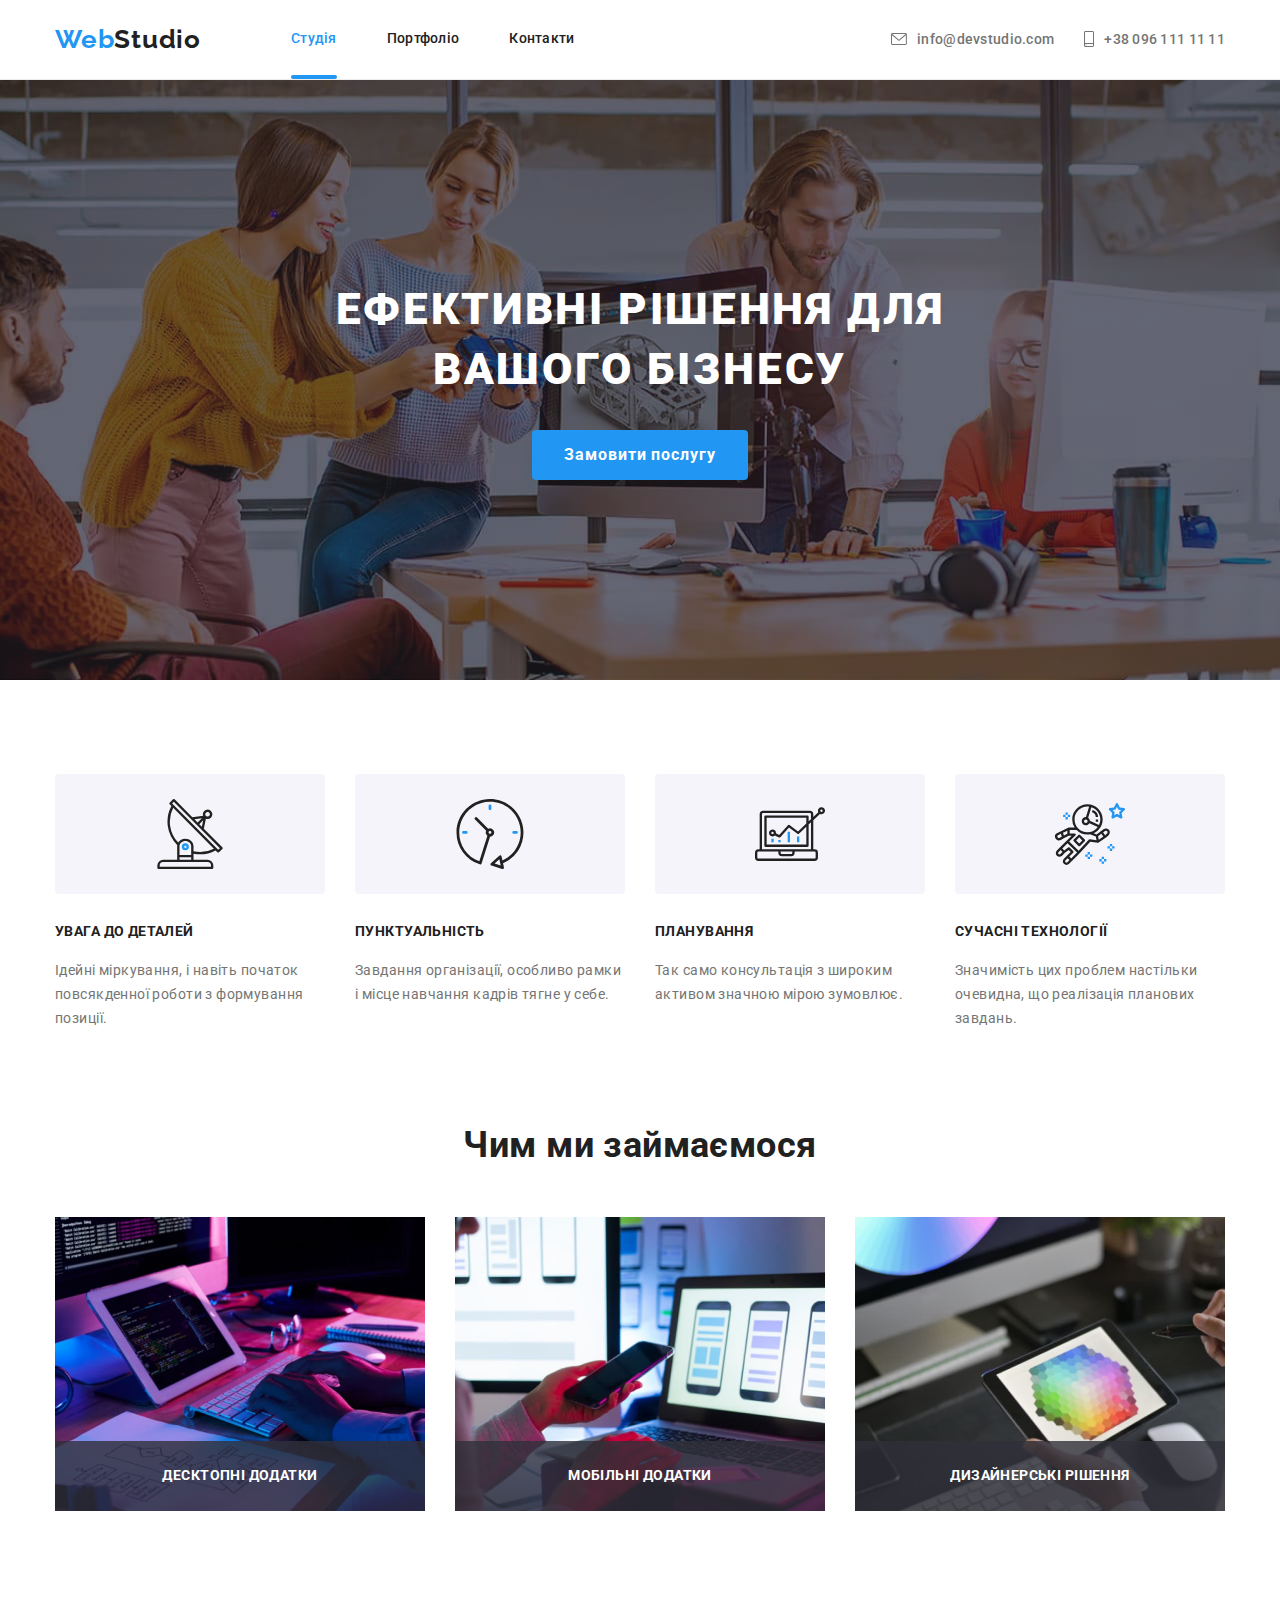
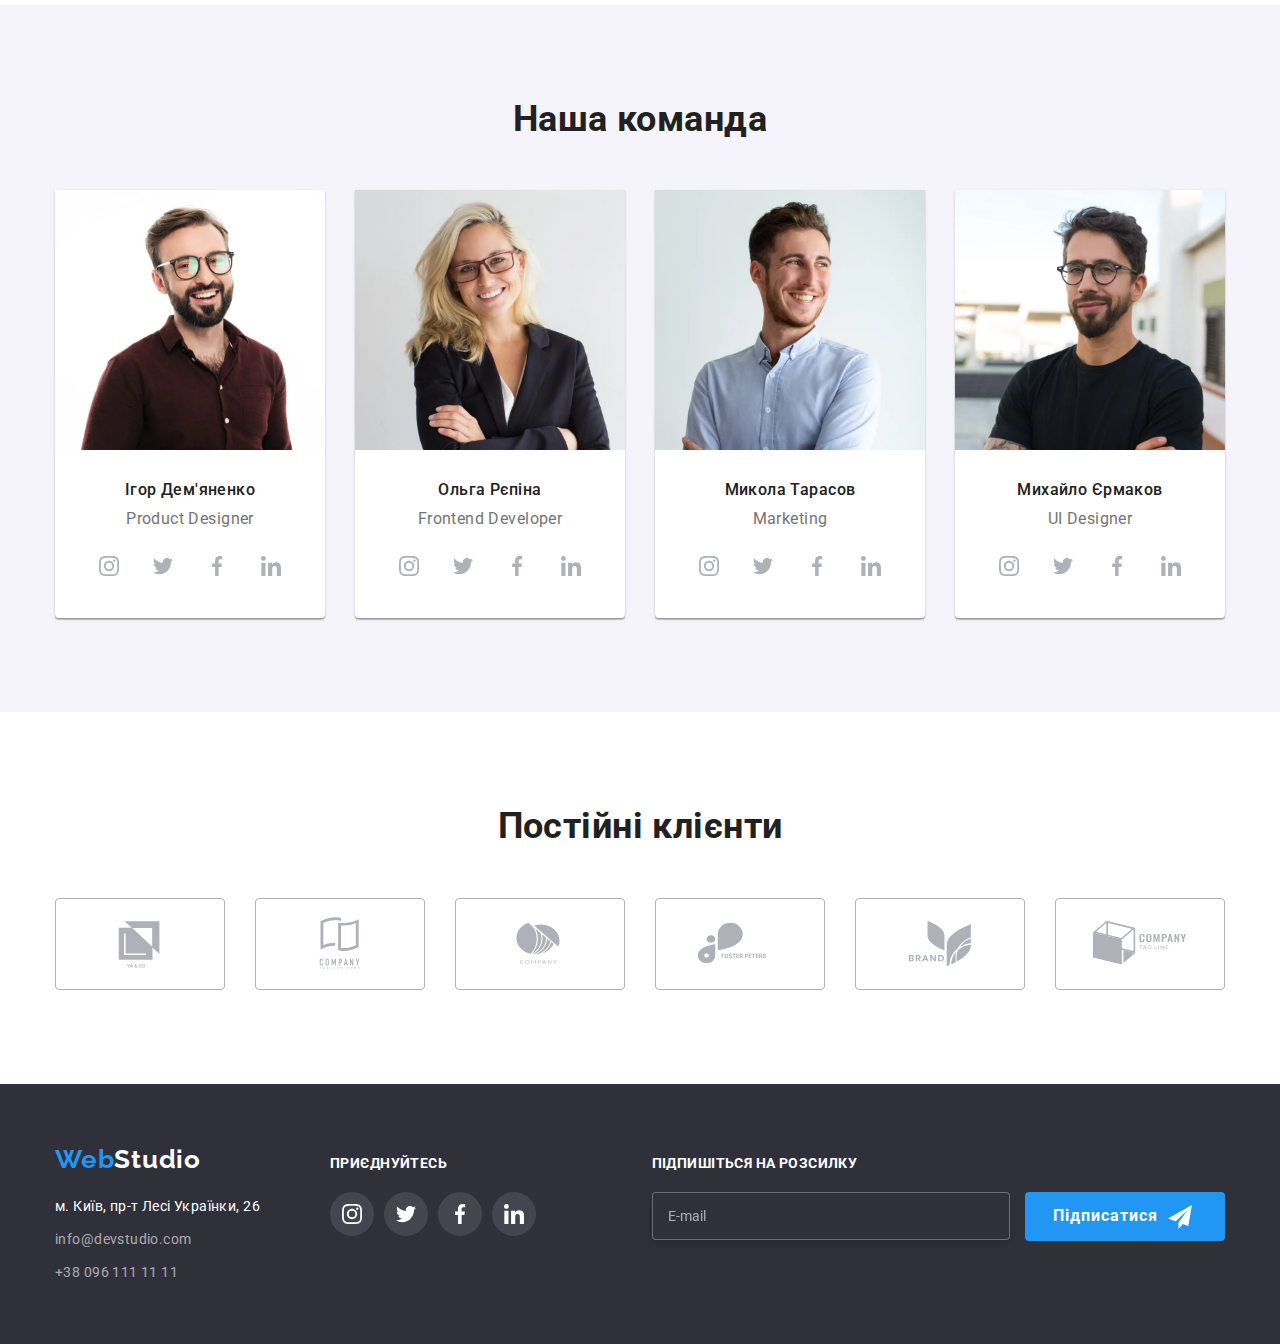
<file: index.html>
<!DOCTYPE html>
<html lang="uk">
  <head>
    <meta charset="UTF-8" />
    <meta http-equiv="X-UA-Compatible" content="IE=edge" />
    <meta name="viewport" content="width=device-width, initial-scale=1.0" />
    <title>WebStudio</title>
    <link rel="preconnect" href="https://fonts.googleapis.com" />
    <link rel="preconnect" href="https://fonts.gstatic.com" crossorigin />
    <link
      href="https://fonts.googleapis.com/css2?family=Raleway:wght@700&family=Roboto:wght@400;500;700;900&display=swap"
      rel="stylesheet"
    />
    <link
      rel="stylesheet"
      href="https://cdn.jsdelivr.net/npm/modern-normalize@1.1.0/modern-normalize.min.css"
    />
    <link rel="stylesheet" href="./css/main.min.css" />
  </head>
  <body data-no-scroll>
    <header class="page-header">
      <div class="container page-header__container">
        <nav class="site-nav">
          <a href="/index.html" class="logo logo--site-nav">
            <span class="logo__color">Web</span>Studio</a
          >
          <ul class="nav-list">
            <li><a href="" class="nav-list__link nav-list__link--current">Студія</a></li>
            <li><a href="./portfolio.html" class="nav-list__link">Портфоліо</a></li>
            <li><a href="" class="nav-list__link">Контакти</a></li>
          </ul>
        </nav>
        <ul class="contacts">
          <li class="contacts__list">
            <a class="contacts__link" href="mailto:info@devstudio.com"
              ><svg class="contacts__icon" width="16" height="12">
                <use href="./images/icons.svg#icon-envelope"></use>
              </svg>
              info@devstudio.com
            </a>
          </li>
          <li class="contacts__list">
            <a class="contacts__link" href="tel:+380961111111">
              <svg class="contacts__icon" width="10" height="16">
                <use href="./images/icons.svg#icon-smartphone"></use>
              </svg>
              +38 096 111 11 11</a
            >
          </li>
        </ul>
        <button type="button" class="open-mobile-menu-btn" data-menu-open>
          <svg class="open-mobile-menu-btn__icon">
            <use href="./images/icons.svg#icon-burger"></use>
          </svg>
        </button>
      </div>
      <div class="mobile-menu" data-menu>
        <div class="container mobile-menu__container">
          <button class="mobile-menu__cls-btn" data-menu-close>
            <svg class="mobile-menu__cls-icon">
              <use href="./images/icons.svg#icon-close"></use>
            </svg>
          </button>
          <ul class="mobile-menu__nav-list">
            <li><a href="" class="nav-list__link nav-list__link--current">Студія</a></li>
            <li><a href="./portfolio.html" class="nav-list__link">Портфоліо</a></li>
            <li><a href="" class="nav-list__link">Контакти</a></li>
          </ul>
          <Div class="mobile-menu-contact">
          <ul class="contacts mobile-menu__contacts">
           <li class="contacts__list">
            <a class="contacts__link contacts-link-phone" href="tel:+380961111111">
              +38 096 111 11 11</a>
          </li> 
          <li class="contacts__list">
            <a class="contacts__link contacts-link-mail" href="mailto:info@devstudio.com"
              >info@devstudio.com</a>
          </li>
        </ul>
        <ul class="mobile-menu__social-list">
            <li class="mobile-menu__item">
              <a href="" class="mobile-menu__link">
                Instagram
              </a>
            </li>
            <li class="mobile-menu__item">
              <a href="" class="mobile-menu__link">
                Twitter
              </a>
            </li>
            <li class="mobile-menu__item">
              <a href="" class="mobile-menu__link">
               Facebook
              </a>
            </li>
            <li class="mobile-menu__item">
              <a href="" class="mobile-menu__link">
                LinkedIn
              </a>
            </li>
          </ul>
          </Div>
        </div>
      </div>
    </header>
    <main>
      <section class="hero-section fons-hero-section">
        <div class="container hero-section-container">
          <h1 class="head-hero">
            Ефективні рішення для <br />
            вашого бізнесу
          </h1>
          <button class="modal-open-btn" type="button" data-modal-open>Замовити послугу</button>
        </div>
      </section>

      <section class="content-section">
        <div class="container">
          <h2 class="visually-hidden">Наші переваги</h2>
          <ul class="advantages-items">
            <li class="advantages-items__list">
              <div class="advantages-items__icon">
                <svg aria-label="іконка антени" width="70" height="70">
                  <use href="./images/icons.svg#icon-antenna"></use>
                </svg>
              </div>
              <h3 class="title-items advantages-items__title">УВАГА ДО ДЕТАЛЕЙ</h3>
              <p class="item-list">
                Ідейні міркування, і навіть початок повсякденної роботи з формування позиції.
              </p>
            </li>
            <li class="advantages-items__list">
              <div class="advantages-items__icon">
                <svg aria-label="іконка антени" width="70" height="70">
                  <use href="./images/icons.svg#icon-clock"></use>
                </svg>
              </div>
              <h3 class="title-items advantages-items__title">ПУНКТУАЛЬНІСТЬ</h3>
              <p class="item-list">
                Завдання організації, особливо рамки і місце навчання кадрів тягне у себе.
              </p>
            </li>
            <li class="advantages-items__list">
              <div class="advantages-items__icon">
                <svg aria-label="іконка антени" width="70" height="70">
                  <use href="./images/icons.svg#icon-diagram"></use>
                </svg>
              </div>
              <h3 class="title-items advantages-items__title">ПЛАНУВАННЯ</h3>
              <p class="item-list">
                Так само консультація з широким активом значною мірою зумовлює.
              </p>
            </li>
            <li class="advantages-items__list">
              <div class="advantages-items__icon">
                <svg aria-label="іконка антени" width="70" height="70">
                  <use href="./images/icons.svg#icon-astronaut"></use>
                </svg>
              </div>
              <h3 class="title-items advantages-items__title">СУЧАСНІ ТЕХНОЛОГІЇ</h3>
              <p class="item-list">
                Значимість цих проблем настільки очевидна, що реалізація планових завдань.
              </p>
            </li>
          </ul>
        </div>
      </section>
      <section class="content-section about-section">
        <div class="container">
          <h2 class="title">Чим ми займаємося</h2>
          <ul class="title-visual-foto">
            <li class="title-visual-foto__list">
              <div class="title-visual-foto__about">
                <img srcset="./images/img-box-1@2x.jpg"
                src="./images/img-box-1.jpg" alt="кодування проекту на лептопі" width="370" />
                <p class="title-visual-foto__overlay">Десктопні додатки</p>
              </div>
            </li>
            <li class="title-visual-foto__list">
              <div class="title-visual-foto__about">
                <img srcset="./images/img-box-2@2x.jpg"
                  src="./images/img-box-2.jpg"
                  alt="мобільні версії на екрані лептопу"
                  width="370"
                />
                <p class="title-visual-foto__overlay">Мобільні додатки</p>
              </div>
            </li>
            <li class="title-visual-foto__list">
              <div class="title-visual-foto__about">
                <img srcset="./images/img-box-3@2x.jpg"
                src="./images/img-box-3.jpg" alt="дизайн проекту на лептопі" width="370" />
                <p class="title-visual-foto__overlay">Дизайнерські рішення</p>
              </div>
            </li>
          </ul>
        </div>
      </section>
      <section class="team-list content-section">
        <div class="container">
          <h2 class="title">Наша команда</h2>
          <ul class="team">
            <li class="employees">
<picture>
  <source srcset="./images/foto-1.webp 1x, ./images/foto-1@2x.webp 2x" media="(min-width: 1200px)" type="image/webp" >
  <source srcset="./images/foto-1.jpg 1x, ./images/foto-1@2x.jpg 2x" media="min-width: 1200px" >
  <source srcset="./images/tablet_img/foto-1.webp 1x, ./images/tablet_img/foto-1@2x.webp 2x" media="min-width: 768px" type="image/webp" >
  <source srcset="./images/tablet_img/foto-1.jpg 1x, ./images/tablet_img/foto-1@2x.jpg 2x" media="min-width: 768px" >
  <source srcset="./images/mobile_img/foto-1-mob.webp 1x, ./images/mobile_img/foto-1-mob@2x.webp 2x" media="max-width: 767px" type="image/webp" >
  <source srcset="./images/mobile_img/foto-1-mob.jpg 1x, ./images/mobile_img/foto-1-mob@2x.jpg 2x " media="max-width: 767px" >
              <img src="./images/foto-1.jpg" alt="фото Ігора Дем'яненко" class="employees__foto"/>
</picture>
              <div class="about-position">
                <h3 class="team-name">Ігор Дем'яненко</h3>
                <p class="job-position" lang="en">Product Designer</p>
                <ul class="social-list">
                  <li class="social-list__item">
                    <a href="" class="social-list__link">
                      <svg
                        aria-label="іконка інстаграма"
                        class="social-list__icon"
                        width="20"
                        height="20"
                      >
                        <use href="./images/icons.svg#icon-instagram"></use>
                      </svg>
                    </a>
                  </li>
                  <li class="social-list__item">
                    <a href="" class="social-list__link">
                      <svg
                        aria-label="іконка твітера"
                        class="social-list__icon"
                        width="20"
                        height="20"
                      >
                        <use href="./images/icons.svg#icon-twitter"></use>
                      </svg>
                    </a>
                  </li>
                  <li class="social-list__item">
                    <a href="" class="social-list__link">
                      <svg
                        aria-label="іконка фейсбука"
                        class="social-list__icon"
                        width="20"
                        height="20"
                      >
                        <use href="./images/icons.svg#icon-facebook"></use>
                      </svg>
                    </a>
                  </li>
                  <li class="social-list__item">
                    <a href="" class="social-list__link">
                      <svg
                        aria-label="іконка лінкедіна"
                        class="social-list__icon"
                        width="20"
                        height="20"
                      >
                        <use href="./images/icons.svg#icon-linkedin"></use>
                      </svg>
                    </a>
                  </li>
                </ul>
              </div>
            </li>
            <li class="employees">
              <picture>
                 <source srcset="./images/foto-2.webp 1x, ./images/foto-2@2x.webp 2x" media="(min-width: 1200px)" type="image/webp">
  <source srcset="./images/foto-2.jpg 1x, ./images/foto-2@2x.jpg 2x" media="min-width: 1200px">
  <source srcset="./images/tablet_img/foto-2.webp 1x, ./images/tablet_img/foto-2@2x.webp 2x" media="min-width: 768px" type="image/webp">
  <source srcset="./images/tablet_img/foto-2.jpg 1x, ./images/tablet_img/foto-2@2x.jpg 2x" media="min-width: 768px">
  <source srcset="./images/mobile_img/foto-2-mob.webp 1x, ./images/mobile_img/foto-2-mob@2x.webp 2x" media="max-width: 767px" type="image/webp">
  <source srcset="./images/mobile_img/foto-2-mob.jpg 1x, ./images/mobile_img/foto-2-mob@2x.jpg 2x " media="max-width: 767px">
              <img src="./images/foto-2.jpg" alt="фото Ольги Рєпіной" class="employees__foto" />
              </picture>
              <div class="about-position">
                <h3 class="team-name">Ольга Рєпіна</h3>
                <p class="job-position" lang="en">Frontend Developer</p>
                <ul class="social-list">
                  <li class="social-list__item">
                    <a href="" class="social-list__link">
                      <svg
                        aria-label="іконка інстаграма"
                        class="social-list__icon"
                        width="20"
                        height="20"
                      >
                        <use href="./images/icons.svg#icon-instagram"></use>
                      </svg>
                    </a>
                  </li>
                  <li class="social-list__item">
                    <a href="" class="social-list__link">
                      <svg
                        aria-label="іконка твітера"
                        class="social-list__icon"
                        width="20"
                        height="20"
                      >
                        <use href="./images/icons.svg#icon-twitter"></use>
                      </svg>
                    </a>
                  </li>
                  <li class="social-list__item">
                    <a href="" class="social-list__link">
                      <svg
                        aria-label="іконка фейсбука"
                        class="social-list__icon"
                        width="20"
                        height="20"
                      >
                        <use href="./images/icons.svg#icon-facebook"></use>
                      </svg>
                    </a>
                  </li>
                  <li class="social-list__item">
                    <a href="" class="social-list__link">
                      <svg
                        aria-label="іконка лінкедіна"
                        class="social-list__icon"
                        width="20"
                        height="20"
                      >
                        <use href="./images/icons.svg#icon-linkedin"></use>
                      </svg>
                    </a>
                  </li>
                </ul>
              </div>
            </li>
            <li class="employees">
              <picture>
                 <source srcset="./images/foto-3.webp 1x, ./images/foto-3@2x.webp 2x" media="(min-width: 1200px)" type="image/webp">
  <source srcset="./images/foto-3.jpg 1x, ./images/foto-3@2x.jpg 2x" media="min-width: 1200px">
  <source srcset="./images/tablet_img/foto-3.webp 1x, ./images/tablet_img/foto-3@2x.webp 2x" media="min-width: 768px" type="image/webp">
  <source srcset="./images/tablet_img/foto-3.jpg 1x, ./images/tablet_img/foto-3@2x.jpg 2x" media="min-width: 768px">
  <source srcset="./images/mobile_img/foto-3-mob.webp 1x, ./images/mobile_img/foto-3-mob@2x.webp 2x" media="max-width: 767px" type="image/webp">
  <source srcset="./images/mobile_img/foto-3-mob.jpg 1x, ./images/mobile_img/foto-3-mob@2x.jpg 2x " media="max-width: 767px">
              <img src="./images/foto-3.jpg" alt="фото Миколи Тарасова" class="employees__foto" />
              </picture>
              <div class="about-position">
                <h3 class="team-name">Микола Тарасов</h3>
                <p class="job-position" lang="en">Marketing</p>
                <ul class="social-list">
                  <li class="social-list__item">
                    <a href="" class="social-list__link">
                      <svg
                        aria-label="іконка інстаграма"
                        class="social-list__icon"
                        width="20"
                        height="20"
                      >
                        <use href="./images/icons.svg#icon-instagram"></use>
                      </svg>
                    </a>
                  </li>
                  <li class="social-list__item">
                    <a href="" class="social-list__link">
                      <svg
                        aria-label="іконка твітера"
                        class="social-list__icon"
                        width="20"
                        height="20"
                      >
                        <use href="./images/icons.svg#icon-twitter"></use>
                      </svg>
                    </a>
                  </li>
                  <li class="social-list__item">
                    <a href="" class="social-list__link">
                      <svg
                        aria-label="іконка фейсбука"
                        class="social-list__icon"
                        width="20"
                        height="20"
                      >
                        <use href="./images/icons.svg#icon-facebook"></use>
                      </svg>
                    </a>
                  </li>
                  <li class="social-list__item">
                    <a href="" class="social-list__link">
                      <svg
                        aria-label="іконка лінкедіна"
                        class="social-list__icon"
                        width="20"
                        height="20"
                      >
                        <use href="./images/icons.svg#icon-linkedin"></use>
                      </svg>
                    </a>
                  </li>
                </ul>
              </div>
            </li>
            <li class="employees">
<picture>
   <source srcset="./images/foto-4.webp 1x, ./images/foto-4@2x.webp 2x" media="(min-width: 1200px)" type="image/webp">
  <source srcset="./images/foto-4.jpg 1x, ./images/foto-4@2x.jpg 2x" media="min-width: 1200px">
  <source srcset="./images/tablet_img/foto-4.webp 1x, ./images/tablet_img/foto-4@2x.webp 2x" media="min-width: 768px" type="image/webp">
  <source srcset="./images/tablet_img/foto-4.jpg 1x, ./images/tablet_img/foto-4@2x.jpg 2x" media="min-width: 768px">
  <source srcset="./images/mobile_img/foto-4-mob.webp 1x, ./images/mobile_img/foto-4-mob@2x.webp 2x" media="max-width: 767px" type="image/webp">
  <source srcset="./images/mobile_img/foto-4-mob.jpg 1x, ./images/mobile_img/foto-4-mob@2x.jpg 2x " media="max-width: 767px">
              <img src="./images/foto-4.jpg" alt="фото Михайла Єрмакова" class="employees__foto" />
              </picture>
              <div class="about-position">
                <h3 class="team-name">Михайло Єрмаков</h3>
                <p class="job-position" lang="en">UI Designer</p>
                <ul class="social-list">
                  <li class="social-list__item">
                    <a href="" class="social-list__link">
                      <svg
                        aria-label="іконка інстаграма"
                        class="social-list__icon"
                        width="20"
                        height="20"
                      >
                        <use href="./images/icons.svg#icon-instagram"></use>
                      </svg>
                    </a>
                  </li>
                  <li class="social-list__item">
                    <a href="" class="social-list__link">
                      <svg
                        aria-label="іконка твітера"
                        class="social-list__icon"
                        width="20"
                        height="20"
                      >
                        <use href="./images/icons.svg#icon-twitter"></use>
                      </svg>
                    </a>
                  </li>
                  <li class="social-list__item">
                    <a href="" class="social-list__link">
                      <svg
                        aria-label="іконка фейсбука"
                        class="social-list__icon"
                        width="20"
                        height="20"
                      >
                        <use href="./images/icons.svg#icon-facebook"></use>
                      </svg>
                    </a>
                  </li>
                  <li class="social-list__item">
                    <a href="" class="social-list__link">
                      <svg
                        aria-label="іконка лінкедіна"
                        class="social-list__icon"
                        width="20"
                        height="20"
                      >
                        <use href="./images/icons.svg#icon-linkedin"></use>
                      </svg>
                    </a>
                  </li>
                </ul>
              </div>
            </li>
          </ul>
        </div>
      </section>
      <section class="content-section">
        <div class="container">
          <h2 class="title">Постійні клієнти</h2>
          <ul class="client">
            <li class="client-list">
              <a href="" class="client-list-link">
                <svg aria-label="іконка антени" class="client-logo" width="106" height="60">
                  <use href="./images/icons.svg#icon-company-1"></use>
                </svg>
              </a>
            </li>
            <li class="client-list">
              <a href="" class="client-list-link">
                <svg aria-label="логотип компанії" class="client-logo" width="106" height="60">
                  <use href="./images/icons.svg#icon-company-2"></use>
                </svg>
              </a>
            </li>
            <li class="client-list">
              <a href="" class="client-list-link">
                <svg aria-label="логотип компанії" class="client-logo" width="106" height="60">
                  <use href="./images/icons.svg#icon-company-3"></use>
                </svg>
              </a>
            </li>
            <li class="client-list">
              <a href="" class="client-list-link">
                <svg aria-label="логотип компанії" class="client-logo" width="106" height="60">
                  <use href="./images/icons.svg#icon-company-4"></use>
                </svg>
              </a>
            </li>
            <li class="client-list">
              <a href="" class="client-list-link">
                <svg aria-label="логотип компанії" class="client-logo" width="106" height="60">
                  <use href="./images/icons.svg#icon-company-5"></use>
                </svg>
              </a>
            </li>
            <li class="client-list">
              <a href="" class="client-list-link">
                <svg aria-label="логотип компанії" class="client-logo" width="106" height="60">
                  <use href="./images/icons.svg#icon-company-6"></use>
                </svg>
              </a>
            </li>
          </ul>
        </div>
      </section>
    </main>
    <footer class="section-footer">
      <div class="container footer-content">
        <div class="footer-adress-tablet">
          <a href="" class="logo logo--footer">
            <span class="logo__color">Web</span><span class="logo__second-footer">Studio</span>
          </a>
          <address>
            <ul>
              <li class="footer-contact">
                <a
                  class="footer-contact__adress"
                  href="https://www.google.com.ua/maps/place/%D0%B1%D1%83%D0%BB.+%D0%9B%D0%B5%D1%81%D0%B8+%D0%A3%D0%BA%D1%80%D0%B0%D0%B8%D0%BD%D0%BA%D0%B8,+26,+%D0%9A%D0%B8%D0%B5%D0%B2,+02000/@50.4265807,30.5361971,17z/data=!3m1!4b1!4m5!3m4!1s0x40d4cf0e033ecbe9:0x57a4dffefec77da0!8m2!3d50.4265807!4d30.5383858?hl=ru"
                  target="_blank"
                  rel="noopener noreferrer nofollow"
                  >м. Київ, пр-т Лесі Українки, 26</a
                >
              </li>
              <li class="footer-contact">
                <a class="footer-contact__mail" href="mailto:info@devstudio.com"
                  >info@devstudio.com</a
                >
              </li>
              <li class="footer-contact">
                <a class="footer-contact__phone-number" href="tel:+380961111111"
                  >+38 096 111 11 11</a
                >
              </li>
            </ul>
          </address>
        </div>
        <div class="footer-join-section footer-join-section-tablet">
          <h3 class="title-items title-dark-theme">приєднуйтесь</h3>
          <ul class="social-list footer-social-list">
            <li class="social-list__item">
              <a href="" class="social-list__link social-list__social-list__link_backgroud_dark">
                <svg
                  aria-label="іконка інстаграма"
                  class="social-list__icon social-list__social-list__icon_fill_white"
                  width="20"
                  height="20"
                >
                  <use href="./images/icons.svg#icon-instagram"></use>
                </svg>
              </a>
            </li>
            <li class="social-list__item">
              <a href="" class="social-list__link social-list__social-list__link_backgroud_dark">
                <svg
                  aria-label="іконка твітера"
                  social-list__social-list__link_backgroud_dark
                  class="social-list__icon social-list__social-list__icon_fill_white"
                  width="20"
                  height="20"
                >
                  <use href="./images/icons.svg#icon-twitter"></use>
                </svg>
              </a>
            </li>
            <li class="social-list__item">
              <a href="" class="social-list__link social-list__social-list__link_backgroud_dark">
                <svg
                  aria-label="іконка фейсбука"
                  class="social-list__icon social-list__social-list__icon_fill_white"
                  width="20"
                  height="20"
                >
                  <use href="./images/icons.svg#icon-facebook"></use>
                </svg>
              </a>
            </li>
            <li class="social-list__item">
              <a href="" class="social-list__link social-list__social-list__link_backgroud_dark">
                <svg
                  aria-label="іконка лінкедіна"
                  class="social-list__icon social-list__social-list__icon_fill_white"
                  width="20"
                  height="20"
                >
                  <use href="./images/icons.svg#icon-linkedin"></use>
                </svg>
              </a>
            </li>
          </ul>
        </div>
        <div class="footer-submit-section">
          <h3 class="title-items title-dark-theme">Підпишіться на розсилку</h3>
          <form class="footer-submit-form">
            <input type="email" class="submit-form" name="email" placeholder="E-mail" required />
            <button type="submit" class="submit-btn">
              Підписатися
              <svg class="submit-icon" width="24" height="24">
                <use href="./images/icons.svg#icon-send"></use>
              </svg>
            </button>
          </form>
        </div>
      </div>
    </footer>

    <div class="backdrop is-hidden" data-modal>
      <div class="modal">
        <button type="button" class="modal-close-btn" data-modal-close>
          <svg class="modal-cl-btn" width="18" height="18">
            <use href="./images/icons.svg#icon-close"></use>
          </svg>
        </button>
        <p class="modal-form-title">Залиште свої дані, ми вам передзвонимо</p>
        <form class="modal-form">
          <label class="modal-form-field">
            <span class="modal-form-field-area">Ім'я</span>
            <span class="modal-form-field-wrapper">
              <input
                type="text"
                name="user_name"
                class="modal-field-input"
                required
                pattern="[a-zA-Zа-яА-ЯіІїЇ]+"
              />
              <svg class="modal-field-input-icon" width="18" height="18">
                <use href="./images/icons.svg#icon-person"></use>
              </svg>
            </span>
          </label>
          <label class="modal-form-field">
            <span class="modal-form-field-area">Телефон</span>
            <span class="modal-form-field-wrapper">
              <input
                type="tel"
                name="user_phone"
                class="modal-field-input"
                required
                pattern="[0-9]{3}-[0-9]{3}-[0-9]{2}-[0-9]{2}"
                title="xxx-xxx-xx-xx"
              />
              <svg class="modal-field-input-icon" width="18" height="18">
                <use href="./images/icons.svg#icon-phone-modal"></use>
              </svg>
            </span>
          </label>
          <label class="modal-form-field">
            <span class="modal-form-field-area">Пошта</span>
            <span class="modal-form-field-wrapper">
              <input
                type="email"
                name="user_email"
                class="modal-field-input"
                required
                pattern="[a-z0-9._%+-]+@[a-z0-9.-]+\.[a-z]{2,}$"
              />
              <svg class="modal-field-input-icon" width="18" height="18">
                <use href="./images/icons.svg#icon-email-modal"></use>
              </svg>
            </span>
          </label>
          <label class="modal-form-field">
            <span class="modal-form-field-area">Коментар</span>
            <textarea
              name="user_message"
              class="modal-message-form"
              placeholder="Введіть текст"
            ></textarea>
          </label>
          <label class="modal-checkbox-field">
            <input type="checkbox" name="user_agree" class="modal-form-checkbox" required />
            <svg class="modal-checkbox-icon">
              <use class="icon-checkbox" href="./images/icons.svg#icon-Vector"></use>
            </svg>
            <div class="checkbox-agree">
            <span class="checkbox-text-agree">Погоджуюся з розсилкою та приймаю</span> &nbsp;<a
              class="agreement"
              href=""
              >Умови договору</a
            > </div>
          </label>
          <button type="submit" class="modal-submit-btn">Відправити</button>
        </form>
      </div>
    </div>
    <script src="./js/mobile-menu.js"></script>
    <script src="./js/modal.js"></script>
  </body>
</html>
</file>
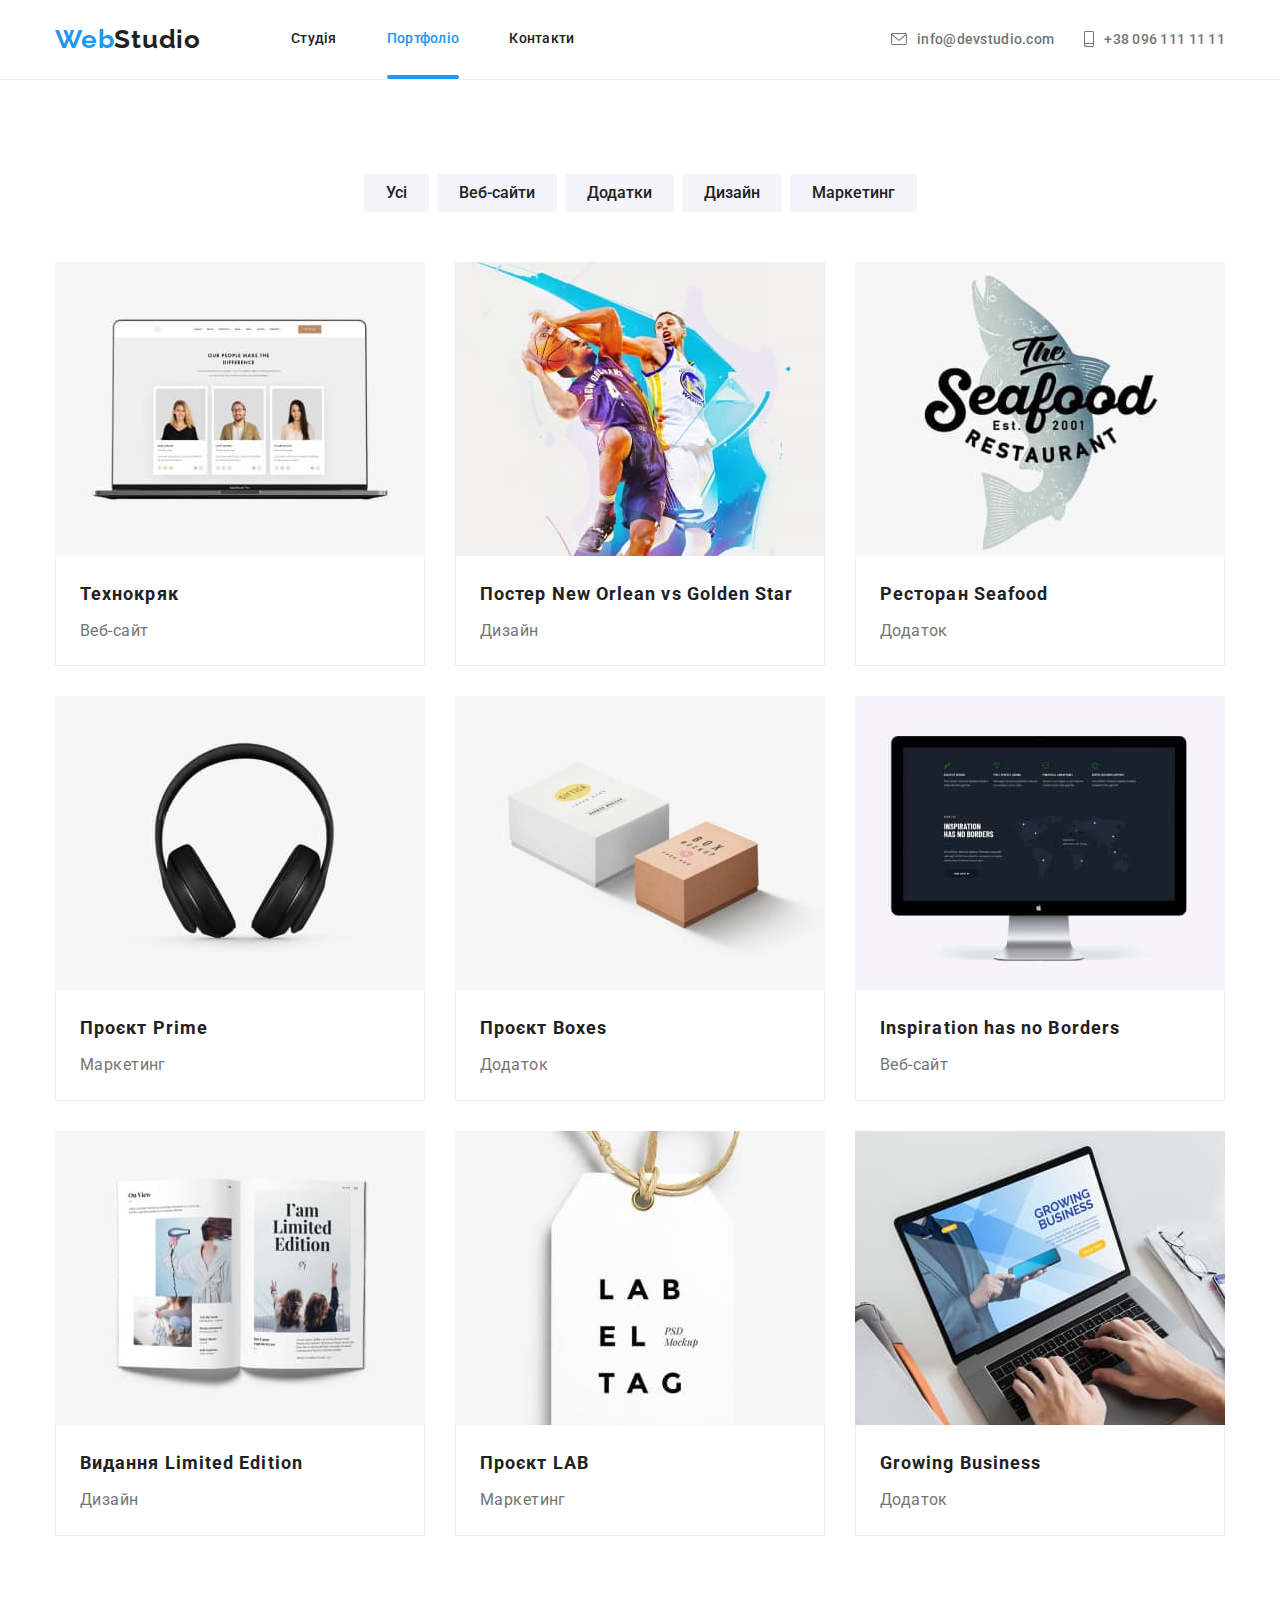
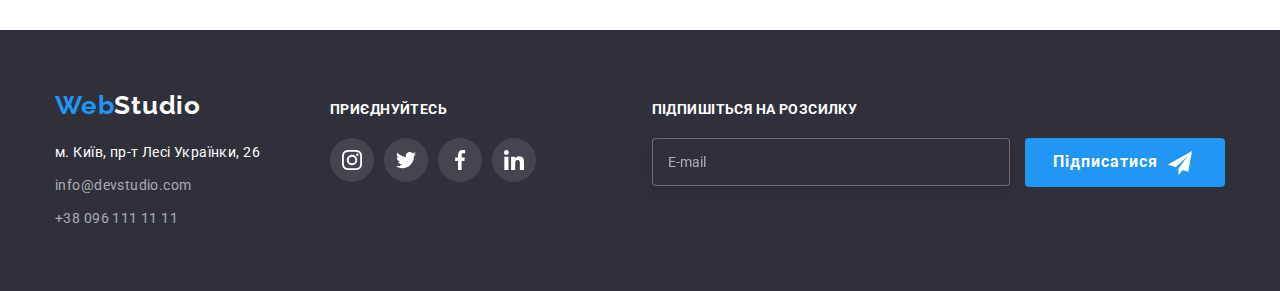
<file: portfolio.html>
<!DOCTYPE html>
<html lang="en">
  <head>
    <meta charset="UTF-8" />
    <meta http-equiv="X-UA-Compatible" content="IE=edge" />
    <meta name="viewport" content="width=device-width, initial-scale=1.0" />
    <title>Portfolio</title>
    <link
      href="https://fonts.googleapis.com/css2?family=Raleway:wght@700&family=Roboto:wght@400;500;700;900&display=swap"
      rel="stylesheet"
    />
    <link
      rel="stylesheet"
      href="https://cdn.jsdelivr.net/npm/modern-normalize@1.1.0/modern-normalize.min.css"
    />
    <link rel="stylesheet" href="./css/main.min.css" />
  </head>
  <body>
    <header class="page-header">
      <div class="container page-header__container">
        <nav class="site-nav">
          <a href="/index.html" class="logo logo--site-nav">
            <span class="logo__color">Web</span>Studio</a
          >
          <ul class="nav-list">
            <li><a href="./index.html" class="nav-list__link ">Студія</a></li>
            <li><a href="./portfolio.html" class="nav-list__link nav-list__link--current">Портфоліо</a></li>
            <li><a href="" class="nav-list__link">Контакти</a></li>
          </ul>
        </nav>
        <ul class="contacts">
          <li class="contacts__list">
            <a class="contacts__link" href="mailto:info@devstudio.com"
              ><svg class="contacts__icon" width="16" height="12">
                <use href="./images/icons.svg#icon-envelope"></use>
              </svg>
              info@devstudio.com
            </a>
          </li>
          <li class="contacts__list">
            <a class="contacts__link" href="tel:+380961111111">
              <svg class="contacts__icon" width="10" height="16">
                <use href="./images/icons.svg#icon-smartphone"></use>
              </svg>
              +38 096 111 11 11</a
            >
          </li>
        </ul>
        <button type="button" class="open-mobile-menu-btn" data-menu-open>
          <svg class="open-mobile-menu-btn__icon">
            <use href="./images/icons.svg#icon-burger"></use>
          </svg>
        </button>
      </div>
      <div class="mobile-menu" data-menu>
        <div class="container mobile-menu__container">
          <button class="mobile-menu__cls-btn" data-menu-close>
            <svg class="mobile-menu__cls-icon">
              <use href="./images/icons.svg#icon-close"></use>
            </svg>
          </button>
          <ul class="mobile-menu__nav-list">
            <li><a href="" class="nav-list__link nav-list__link--current">Студія</a></li>
            <li><a href="./portfolio.html" class="nav-list__link">Портфоліо</a></li>
            <li><a href="" class="nav-list__link">Контакти</a></li>
          </ul>
          <Div class="mobile-menu-contact">
          <ul class="contacts mobile-menu__contacts">
          <li class="contacts__list">
            <a class="contacts__link" href="mailto:info@devstudio.com"
              >info@devstudio.com</a>
          </li>
          <li class="contacts__list">
            <a class="contacts__link" href="tel:+380961111111">
              +38 096 111 11 11</a>
          </li>
        </ul>
        <ul class="mobile-menu__social-list">
            <li class="mobile-menu__item">
              <a href="" class="mobile-menu__link">
                Instagram
              </a>
            </li>
            <li class="mobile-menu__item">
              <a href="" class="mobile-menu__link">
                Twitter
              </a>
            </li>
            <li class="mobile-menu__item">
              <a href="" class="mobile-menu__link">
               Facebook
              </a>
            </li>
            <li class="mobile-menu__item">
              <a href="" class="mobile-menu__link">
                LinkedIn
              </a>
            </li>
          </ul>
          </Div>
        </div>
      </div>
    </header>
    <main>
      <section class="portfolio content-section">
        <div class="container">
          <h1 class="visually-hidden">Портфоліо</h1>
          <ul class="btn-menu">
            <li class="menu-btn"><button class="press-btn-menu" type="button">Усі</button></li>
            <li class="menu-btn">
              <button class="press-btn-menu" type="button">Веб-сайти</button>
            </li>
            <li class="menu-btn"><button class="press-btn-menu" type="button">Додатки</button></li>
            <li class="menu-btn"><button class="press-btn-menu" type="button">Дизайн</button></li>
            <li class="menu-btn">
              <button class="press-btn-menu" type="button">Маркетинг</button>
            </li>
          </ul>
          <ul class="icon">
            <li class="menu-icon">
              <a href="" class="menu-icon-link">
                <div class="icon-link-wrapper">
<picture>
  <source srcset="./images/Portfolio/portfolio-1.jpg 1x, ./images/Portfolio/portfolio-1@2x.jpg 2x" media="(min-width: 1200px)">
  <source srcset="./images/tablet_img/portfolio-1.jpg 1x, ./images/tablet_img/portfolio-1@2x.jpg 2x" media="(min-width: 768px)">
  <source srcset="./images/mobile_img/portfolio-1.jpg 1x, ./images/mobile_img/portfolio-1@2x.jpg 2x" media="(max-width: 767px)">
                  <img src="./images/Portfolio/portfolio-1.jpg" alt="фото команди" class="portfolio-img"/>
</picture>
                  <p class="overlay">
                    Ресурс пропонує комплексні пропозиції з різним рівнем функціоналу та сервісів.
                    Все це дозволить відвідувачу отримати вичерпні відомості про компанію чи
                    приватну особу.
                  </p>
                </div>
                <div class="about-icon">
                  <h2 class="icon-name">Технокряк</h2>
                  <p class="discription-icons">Веб-сайт</p>
                </div>
              </a>
            </li>
            <li class="menu-icon">
              <a href="" class="menu-icon-link">
                <div class="icon-link-wrapper">
                  <picture>
                    <source srcset="./images/Portfolio/portfolio-2.jpg 1x, ./images/Portfolio/portfolio-2@2x.jpg 2x" media="(min-width: 1200px)">
  <source srcset="./images/tablet_img/portfolio-2.jpg 1x, ./images/tablet_img/portfolio-2@2x.jpg 2x" media="(min-width: 768px)">
  <source srcset="./images/mobile_img/portfolio-2.jpg 1x, ./images/mobile_img/portfolio-2@2x.jpg 2x" media="(max-width: 767px)">
                  <img
                    src="./images/Portfolio/portfolio-2.jpg"
                    alt="постер баскетболістів"
                  class="portfolio-img"
                  />
                </picture>
                  <p class="overlay">
                    Lorem ipsum dolor, sit amet consectetur adipisicing elit. Numquam, et at
                    voluptates fuga magni soluta eos eius nobis ad cupiditate quos ipsa ullam saepe
                    id impedit sequi aliquid culpa quaerat!
                  </p>
                </div>
                <div class="about-icon">
                  <h2 class="icon-name">Постер New Orlean vs Golden Star</h2>
                  <p class="discription-icons">Дизайн</p>
                </div>
              </a>
            </li>
            <li class="menu-icon">
              <a href="" class="menu-icon-link">
                <div class="icon-link-wrapper">
                  <picture>
                    <source srcset="./images/Portfolio/portfolio-3.jpg 1x, ./images/Portfolio/portfolio-3@2x.jpg 2x" media="(min-width: 1200px)">
  <source srcset="./images/tablet_img/portfolio-3.jpg 1x, ./images/tablet_img/portfolio-3@2x.jpg 2x" media="(min-width: 768px)">
  <source srcset="./images/mobile_img/portfolio-3.jpg 1x, ./images/mobile_img/portfolio-3@2x.jpg 2x" media="(max-width: 767px)">
                  <img src="./images/Portfolio/portfolio-3.jpg" alt="лого ресторану" class="portfolio-img"/>
                  </picture>
                  <p class="overlay">
                    Lorem ipsum dolor, sit amet consectetur adipisicing elit. Numquam, et at
                    voluptates fuga magni soluta eos eius nobis ad cupiditate quos ipsa ullam saepe
                    id impedit sequi aliquid culpa quaerat!
                  </p>
                </div>
                <div class="about-icon">
                  <h2 class="icon-name">Ресторан Seafood</h2>
                  <p class="discription-icons">Додаток</p>
                </div>
              </a>
            </li>
            <li class="menu-icon">
              <a href="" class="menu-icon-link">
                <div class="icon-link-wrapper">
<picture>
  <source srcset="./images/Portfolio/portfolio-4.jpg 1x, ./images/Portfolio/portfolio-4@2x.jpg 2x" media="(min-width: 1200px)">
  <source srcset="./images/tablet_img/portfolio-4.jpg 1x, ./images/tablet_img/portfolio-4@2x.jpg 2x" media="(min-width: 768px)">
  <source srcset="./images/mobile_img/portfolio-4.jpg 1x, ./images/mobile_img/portfolio-4@2x.jpg 2x" media="(max-width: 767px)">
                  <img src="./images/Portfolio/portfolio-4.jpg" alt="фото навушників" class="portfolio-img"/>
                  </picture>
                  <p class="overlay">
                    Lorem ipsum dolor, sit amet consectetur adipisicing elit. Numquam, et at
                    voluptates fuga magni soluta eos eius nobis ad cupiditate quos ipsa ullam saepe
                    id impedit sequi aliquid culpa quaerat!
                  </p>
                </div>
                <div class="about-icon">
                  <h2 class="icon-name">Проєкт Prime</h2>
                  <p class="discription-icons">Маркетинг</p>
                </div>
              </a>
            </li>
            <li class="menu-icon">
              <a href="" class="menu-icon-link">
                <div class="icon-link-wrapper">
                  <picture>
                    <source srcset="./images/Portfolio/portfolio-5.jpg 1x, ./images/Portfolio/portfolio-5@2x.jpg 2x" media="(min-width: 1200px)">
  <source srcset="./images/tablet_img/portfolio-5.jpg 1x, ./images/tablet_img/portfolio-5@2x.jpg 2x" media="(min-width: 768px)">
  <source srcset="./images/mobile_img/portfolio-5.jpg 1x, ./images/mobile_img/portfolio-5@2x.jpg 2x" media="(max-width: 767px)">
                  <img src="./images/Portfolio/portfolio-5.jpg" alt="упаковка" class="portfolio-img"/>
                  </picture>
                  <p class="overlay">
                    Lorem ipsum dolor, sit amet consectetur adipisicing elit. Numquam, et at
                    voluptates fuga magni soluta eos eius nobis ad cupiditate quos ipsa ullam saepe
                    id impedit sequi aliquid culpa quaerat!
                  </p>
                </div>
                <div class="about-icon">
                  <h2 class="icon-name">Проєкт Boxes</h2>
                  <p class="discription-icons">Додаток</p>
                </div>
              </a>
            </li>
            <li class="menu-icon">
              <a href="" class="menu-icon-link">
                <div class="icon-link-wrapper">
                  <picture>
                    <source srcset="./images/Portfolio/portfolio-6.jpg 1x, ./images/Portfolio/portfolio-6@2x.jpg 2x" media="(min-width: 1200px)">
  <source srcset="./images/tablet_img/portfolio-6.jpg 1x, ./images/tablet_img/portfolio-6@2x.jpg 2x" media="(min-width: 768px)">
  <source srcset="./images/mobile_img/portfolio-6.jpg 1x, ./images/mobile_img/portfolio-6@2x.jpg 2x" media="(max-width: 767px)">
                  <img
                    src="./images/Portfolio/portfolio-6.jpg"
                    alt="фото екрану компютера"
                    class="portfolio-img"
                  /></picture>
                  <p class="overlay">
                    Lorem ipsum dolor, sit amet consectetur adipisicing elit. Numquam, et at
                    voluptates fuga magni soluta eos eius nobis ad cupiditate quos ipsa ullam saepe
                    id impedit sequi aliquid culpa quaerat!
                  </p>
                </div>
                <div class="about-icon">
                  <h2 class="icon-name">Inspiration has no Borders</h2>
                  <p class="discription-icons">Веб-сайт</p>
                </div>
              </a>
            </li>
            <li class="menu-icon">
              <a href="" class="menu-icon-link">
                <div class="icon-link-wrapper">
<picture>
  <source srcset="./images/Portfolio/portfolio-7.jpg 1x, ./images/Portfolio/portfolio-7@2x.jpg 2x" media="(min-width: 1200px)">
  <source srcset="./images/tablet_img/portfolio-7.jpg 1x, ./images/tablet_img/portfolio-7@2x.jpg 2x" media="(min-width: 768px)">
  <source srcset="./images/mobile_img/portfolio-7.jpg 1x, ./images/mobile_img/portfolio-7@2x.jpg 2x" media="(max-width: 767px)">
                  <img src="./images/Portfolio/portfolio-7.jpg" alt="фото видання" class="portfolio-img"/>
</picture>
                  <p class="overlay">
                    Lorem ipsum dolor, sit amet consectetur adipisicing elit. Numquam, et at
                    voluptates fuga magni soluta eos eius nobis ad cupiditate quos ipsa ullam saepe
                    id impedit sequi aliquid culpa quaerat!
                  </p>
                </div>
                <div class="about-icon">
                  <h2 class="icon-name">Видання Limited Edition</h2>
                  <p class="discription-icons">Дизайн</p>
                </div>
              </a>
            </li>
            <li class="menu-icon">
              <a href="" class="menu-icon-link">
                <div class="icon-link-wrapper">
<picture>
  <source srcset="./images/Portfolio/portfolio-8.jpg 1x, ./images/Portfolio/portfolio-8@2x.jpg 2x" media="(min-width: 1200px)">
  <source srcset="./images/tablet_img/portfolio-8.jpg 1x, ./images/tablet_img/portfolio-8@2x.jpg 2x" media="(min-width: 768px)">
  <source srcset="./images/mobile_img/portfolio-8.jpg 1x, ./images/mobile_img/portfolio-8@2x.jpg 2x" media="(max-width: 767px)">
                  <img src="./images/Portfolio/portfolio-8.jpg" alt="фото лейба" class="portfolio-img"/>
</picture>
                  <p class="overlay">
                    Lorem ipsum dolor, sit amet consectetur adipisicing elit. Numquam, et at
                    voluptates fuga magni soluta eos eius nobis ad cupiditate quos ipsa ullam saepe
                    id impedit sequi aliquid culpa quaerat!
                  </p>
                </div>
                <div class="about-icon">
                  <h2 class="icon-name">Проєкт LAB</h2>
                  <p class="discription-icons">Маркетинг</p>
                </div>
              </a>
            </li>
            <li class="menu-icon">
              <a href="" class="menu-icon-link">
                <div class="icon-link-wrapper">
                  <picture>
                    <source srcset="./images/Portfolio/portfolio-9.jpg 1x, ./images/Portfolio/portfolio-9@2x.jpg 2x" media="(min-width: 1200px)">
  <source srcset="./images/tablet_img/portfolio-9.jpg 1x, ./images/tablet_img/portfolio-9@2x.jpg 2x" media="(min-width: 768px)">
  <source srcset="./images/mobile_img/portfolio-9.jpg 1x, ./images/mobile_img/portfolio-9@2x.jpg 2x" media="(max-width: 767px)">
                  <img
                    src="./images/Portfolio/portfolio-9.jpg"
                    alt="робота на лептопі"
                  class="portfolio-img"
                  /></picture>
                  <p class="overlay">
                    Lorem ipsum dolor, sit amet consectetur adipisicing elit. Numquam, et at
                    voluptates fuga magni soluta eos eius nobis ad cupiditate quos ipsa ullam saepe
                    id impedit sequi aliquid culpa quaerat!
                  </p>
                </div>
                <div class="about-icon">
                  <h2 class="icon-name">Growing Business</h2>
                  <p class="discription-icons">Додаток</p>
                </div>
              </a>
            </li>
          </ul>
        </div>
      </section>
    </main>
    <footer class="section-footer">
      <div class="container footer-content">
        <div class="footer-adress-tablet">
          <a href="" class="logo logo--footer">
            <span class="logo__color">Web</span><span class="logo__second-footer">Studio</span>
          </a>
          <address>
            <ul>
              <li class="footer-contact">
                <a
                  class="footer-contact__adress"
                  href="https://www.google.com.ua/maps/place/%D0%B1%D1%83%D0%BB.+%D0%9B%D0%B5%D1%81%D0%B8+%D0%A3%D0%BA%D1%80%D0%B0%D0%B8%D0%BD%D0%BA%D0%B8,+26,+%D0%9A%D0%B8%D0%B5%D0%B2,+02000/@50.4265807,30.5361971,17z/data=!3m1!4b1!4m5!3m4!1s0x40d4cf0e033ecbe9:0x57a4dffefec77da0!8m2!3d50.4265807!4d30.5383858?hl=ru"
                  target="_blank"
                  rel="noopener noreferrer nofollow"
                  >м. Київ, пр-т Лесі Українки, 26</a
                >
              </li>
              <li class="footer-contact">
                <a class="footer-contact__mail" href="mailto:info@devstudio.com"
                  >info@devstudio.com</a
                >
              </li>
              <li class="footer-contact">
                <a class="footer-contact__phone-number" href="tel:+380961111111"
                  >+38 096 111 11 11</a
                >
              </li>
            </ul>
          </address>
        </div>
        <div class="footer-join-section footer-join-section-tablet">
          <h3 class="title-items title-dark-theme">приєднуйтесь</h3>
          <ul class="social-list footer-social-list">
            <li class="social-list__item">
              <a href="" class="social-list__link social-list__social-list__link_backgroud_dark">
                <svg
                  aria-label="іконка інстаграма"
                  class="social-list__icon social-list__social-list__icon_fill_white"
                  width="20"
                  height="20"
                >
                  <use href="./images/icons.svg#icon-instagram"></use>
                </svg>
              </a>
            </li>
            <li class="social-list__item">
              <a href="" class="social-list__link social-list__social-list__link_backgroud_dark">
                <svg
                  aria-label="іконка твітера"
                  social-list__social-list__link_backgroud_dark
                  class="social-list__icon social-list__social-list__icon_fill_white"
                  width="20"
                  height="20"
                >
                  <use href="./images/icons.svg#icon-twitter"></use>
                </svg>
              </a>
            </li>
            <li class="social-list__item">
              <a href="" class="social-list__link social-list__social-list__link_backgroud_dark">
                <svg
                  aria-label="іконка фейсбука"
                  class="social-list__icon social-list__social-list__icon_fill_white"
                  width="20"
                  height="20"
                >
                  <use href="./images/icons.svg#icon-facebook"></use>
                </svg>
              </a>
            </li>
            <li class="social-list__item">
              <a href="" class="social-list__link social-list__social-list__link_backgroud_dark">
                <svg
                  aria-label="іконка лінкедіна"
                  class="social-list__icon social-list__social-list__icon_fill_white"
                  width="20"
                  height="20"
                >
                  <use href="./images/icons.svg#icon-linkedin"></use>
                </svg>
              </a>
            </li>
          </ul>
        </div>
        <div class="footer-submit-section">
          <h3 class="title-items title-dark-theme">Підпишіться на розсилку</h3>
          <form class="footer-submit-form">
            <input type="email" class="submit-form" name="email" placeholder="E-mail" required />
            <button type="submit" class="submit-btn">
              Підписатися
              <svg class="submit-icon" width="24" height="24">
                <use href="./images/icons.svg#icon-send"></use>
              </svg>
            </button>
          </form>
        </div>
      </div>
    </footer>
  </body>
</html>
</file>
<file: css/main.min.css>
:root{--accent-color:#2196F3;--primary-text-color:#212121;--secondary-text-color: #757575;--primary-background-color:#FFFFFF;--secondary-background-color:#F5F4FA;--transition-duration-func: 250ms cubic-bezier(0.4, 0, 0.2, 1)}.btn-menu,.social-list__link,.title-visual-foto__overlay,.advantages-items__icon{display:flex;align-items:center;justify-content:center}.visually-hidden{position:absolute;white-space:nowrap;width:1px;height:1px;overflow:hidden;border:0;padding:0;clip:rect(0 0 0 0);clip-path:inset(50%);margin:-1px}h1,h2,h3,h4,p{margin-top:0;margin-bottom:0}ul,ol{margin-top:0;margin-bottom:0;padding-left:0}a{text-decoration:none}ul{list-style:none}img{display:block;max-width:100%;height:auto}address{font-style:normal}button{cursor:pointer;border:rgba(0,0,0,0);text-align:center}.current{color:var(--accent-color)}body{background-color:var(--primary-background-color);color:var(--primary-text-color);font-family:"Roboto",sans-serif;font-size:14px;line-height:1.14;letter-spacing:.03em}.no-scroll{overflow:hidden}.content-section{padding-top:60px;padding-bottom:60px}@media screen and (min-width: 1200px){.content-section{padding-top:94px;padding-bottom:94px}}.content-section.about-section{padding-top:0}.section-footer{padding-top:60px;padding-bottom:60px}.container{padding-left:15px;padding-right:15px}@media screen and (min-width: 480px){.container{width:480px;margin-left:auto;margin-right:auto}}@media screen and (min-width: 768px){.container{width:768px}}@media screen and (min-width: 1200px){.container{width:1200px}}.page-header__container{display:flex;align-items:center;justify-content:space-between}.page-header{align-content:center;border-bottom:1px solid #ececec}@media screen and (max-width: 767px){.page-header{padding-top:16px;padding-bottom:16px}.contacts{display:none}.nav-list{display:none}.open-mobile-menu-btn{border:none;padding:0;background-color:rgba(0,0,0,0);line-height:0}.open-mobile-menu-btn__icon{width:40px;height:40px}}@media screen and (min-width: 768px){.open-mobile-menu-btn{display:none}.page-header__container{display:flex;align-items:center;justify-content:space-between}.page-header{padding-top:21px;padding-bottom:21px}}@media screen and (min-width: 1200px){.page-header{padding-top:24px;padding-bottom:24px}}.hero-section{padding-top:200px;padding-bottom:200px;align-items:center}@media screen and (min-width: 280px)and (max-width: 1199px){.hero-section{padding-top:118px;padding-bottom:118px}}.hero-section-container{text-align:center}@media screen and (min-width: 280px){.head-hero{font-size:26px;line-height:1.6}}.head-hero{margin-bottom:30px;font-weight:900;text-align:center;letter-spacing:.06em;text-transform:uppercase;color:var(--primary-background-color)}.fons-hero-section{max-width:480px;margin-left:auto;margin-right:auto;background-image:linear-gradient(rgba(47, 48, 58, 0.4), rgba(47, 48, 58, 0.4)),url(../images/mobile_img/hero-mob.jpg);background-size:cover;background-position:center;background-color:#c4c4c4}@media screen and (min-width: 1200px){.head-hero{font-size:44px;line-height:1.36}}@media screen and (min-device-pixel-ratio: 2)and (max-width: 767px),screen and (min-resolution: 192dpi)and (max-width: 767px),screen and (min-resolution: 2dppx)and (max-width: 767px){.fons-hero-section{background-image:linear-gradient(rgba(47, 48, 58, 0.4), rgba(47, 48, 58, 0.4)),url(../images/mobile_img/hero-mob@2x.jpg)}}@media screen and (min-width: 768px){.fons-hero-section{max-width:768px;background-image:linear-gradient(rgba(47, 48, 58, 0.4), rgba(47, 48, 58, 0.4)),url(../images/tablet_img/hero-img.jpg)}}@media screen and (min-device-pixel-ratio: 2)and (min-width: 768px),screen and (min-resolution: 192dpi)and (min-width: 768px),screen and (min-resolution: 2dppx)and (min-width: 768px){.fons-hero-section{background-image:linear-gradient(rgba(47, 48, 58, 0.4), rgba(47, 48, 58, 0.4)),url(../images/tablet_img/hero-img@2x.jpg)}}@media screen and (min-width: 1200px){.fons-hero-section{max-width:1600px;background-image:linear-gradient(rgba(47, 48, 58, 0.4), rgba(47, 48, 58, 0.4)),url(../images/hero-foto.jpg)}}@media screen and (min-device-pixel-ratio: 2)and (min-width: 1200px),screen and (min-resolution: 192dpi)and (min-width: 1200px),screen and (min-resolution: 2dppx)and (min-width: 1200px){.fons-hero-section{background-image:linear-gradient(rgba(47, 48, 58, 0.4), rgba(47, 48, 58, 0.4)),url(../images/hero-img@2x.jpg)}}.modal-open-btn{border-radius:4px;padding:10px 32px;min-width:216px;font-weight:700;font-size:16px;line-height:1.87;letter-spacing:.06em;color:var(--primary-background-color);background-color:var(--accent-color);transition:background-color var(--transition-duration-func)}.modal-open-btn:hover,.modal-open-btn:focus{background-color:#188ce8}.advantages-items{display:flex;flex-wrap:wrap;gap:30px}@media screen and (max-width: 767px){.advantages-items{display:block}.advantages-items__list:not(:last-child){margin-bottom:30px}}.advantages-items__list{align-items:center;justify-content:center}@media screen and (min-width: 768px){.advantages-items__list{flex-basis:calc((100% - 30px)/2)}}@media screen and (min-width: 1200px){.advantages-items__list{flex-basis:calc((100% - 90px)/4)}}.advantages-items__icon{margin-bottom:30px;background:#f5f4fa;border-radius:4px;height:120px}.item-list{line-height:1.7;color:var(--secondary-text-color)}@media screen and (max-width: 1199px){.content-section.about-section{display:none}}.title-visual-foto{display:flex;gap:30px}.title-visual-foto__list{flex-basis:calc((100% - 30px)/2)}.title-visual-foto__about{position:relative}.title-visual-foto__overlay{position:absolute;left:0;bottom:0;width:100%;background-color:rgba(47,48,58,.8);color:var(--primary-background-color);font-weight:700;text-transform:uppercase;padding:27px;padding-bottom:27px}.team-list{background-color:var(--secondary-background-color)}.team{display:flex;gap:30px;flex-wrap:wrap}@media screen and (max-width: 767px){.team{display:block}.employees:not(:last-child){margin-bottom:30px}}.employees{background:var(--primary-background-color);box-shadow:0px 1px 3px rgba(0,0,0,.12),0px 1px 1px rgba(0,0,0,.14),0px 2px 1px rgba(0,0,0,.2);border-radius:0px 0px 4px 4px}@media screen and (min-width: 768px){.employees{flex-basis:calc((100% - 30px)/2)}}@media screen and (min-width: 1200px){.employees{flex-basis:calc((100% - 90px)/4)}}.about-position{padding-top:30px;padding-bottom:30px}.team-name{margin-bottom:10px;font-weight:500;font-size:16px;line-height:1.19;text-align:center}.job-position{margin-bottom:16px;font-size:16px;line-height:1.19;text-align:center;color:var(--secondary-text-color)}.icon-name{margin-bottom:4px;font-weight:700;font-size:18px;line-height:2;letter-spacing:.06em;color:var(--primary-text-color)}.discription-icons{font-size:16px;line-height:1.87;color:var(--secondary-text-color)}.client{display:flex;justify-content:center;gap:30px;flex-wrap:wrap}@media screen and (max-width: 767px){.client{flex-wrap:wrap}.client-list{flex-basis:calc((100% - 30px)/2)}}@media screen and (min-width: 768px){.client-list{flex-basis:calc((100% - 60px)/3)}}@media screen and (min-width: 1200px){.client-list{flex-basis:calc((100% - 150px)/6)}}.client-list-link{display:flex;align-items:center;justify-content:center;height:92px;border:1px solid #afb1b8;border-radius:4px;box-sizing:border-box;transition:border-color var(--transition-duration-func)}.client-list-link:hover,.client-list-link:focus{border-color:#2196f3}.client-logo{fill:#afb1b8;transition:fill var(--transition-duration-func)}.client-list-link:hover .client-logo,.client-list-link:focus .client-logo{fill:var(--accent-color)}@media screen and (max-width: 767px){.footer-content{display:block;text-align:center}.footer-join-section{margin-top:60px}.footer-submit-section{margin-top:60px}}@media screen and (min-width: 768px){.footer-content{display:flex;flex-wrap:wrap;justify-content:space-around;align-items:baseline;row-gap:60px}.footer-adress-tablet{display:flex;flex-direction:column;align-items:center;text-align:center}.footer-submit-section{display:flex;flex-direction:column;align-items:center}.footer-join-section-tablet{display:flex;flex-direction:column;align-items:center}.footer-submit-form{display:flex;flex-direction:column;align-items:center}}@media screen and (min-width: 1200px){.footer-content{display:flex;flex-wrap:nowrap;align-items:baseline}.footer-submit-section{align-items:flex-start;margin-left:auto}.footer-join-section{display:block;margin-left:70px}.footer-adress-tablet{flex-shrink:0;align-items:flex-start;text-align:start}.footer-submit-form{display:block;margin-left:auto}}.footer-contact__adress{line-height:1.7;color:var(--primary-background-color)}.footer-contact__mail,.footer-contact__phone-number{line-height:1.7;color:rgba(255,255,255,.6);transition:color var(--transition-duration-func)}.footer-contact__phone-number:hover,.footer-contact__phone-number:focus,.footer-contact__mail:hover,.footer-contact__mail:focus{color:var(--accent-color)}.footer-contact:not(:last-child){margin-bottom:9px}.title-dark-theme{color:var(--primary-background-color)}.section-footer{background-color:#2f303a}.submit-form{min-width:358px;padding:15px;border:1px solid rgba(255,255,255,.3);filter:drop-shadow(0px 4px 4px rgba(0, 0, 0, 0.15));border-radius:4px;background-color:#2f303a;color:var(--primary-background-color)}.submit-form::placeholder{color:rgba(255,255,255,.6)}.submit-form:focus{outline:none;border-color:var(--accent-color)}@media screen and (max-width: 767px){.submit-form{width:100%}}@media screen and (min-width: 768px){.submit-form{max-width:100%}}.submit-btn{display:inline-flex;align-items:center;min-width:200px;margin-top:20px;padding:10px 28px;background-color:var(--accent-color);color:var(--primary-background-color);font-weight:700;font-size:16px;line-height:1.8;letter-spacing:.06em;border-radius:4px;transition:box-shadow var(--transition-duration-func),background-color var(--transition-duration-func)}.submit-btn:hover,.submit-btn:focus{box-shadow:0px 4px 4px rgba(0,0,0,.15);background-color:#188ce8}@media screen and (min-width: 1200px){.submit-btn{margin-left:12px;margin-top:0}}.submit-icon{margin-left:10px}@media screen and (max-width: 767px){.icon{display:block}.menu-icon:not(:last-child){margin-bottom:30px}}@media screen and (min-width: 768px){.icon{display:flex;flex-wrap:wrap;gap:30px}.menu-icon{flex-basis:calc((100% - 30px)/2)}}@media screen and (min-width: 1200px){.menu-icon{flex-basis:calc((100% - 60px)/3);background:var(--primary-background-color)}}.menu-icon-link{display:flex;flex-direction:column;height:100%;transition:box-shadow var(--transition-duration-func)}.menu-icon-link:hover,.menu-icon-link:focus{box-shadow:0px 1px 1px rgba(0,0,0,.12),0px 4px 4px rgba(0,0,0,.06),1px 4px 6px rgba(0,0,0,.16)}.about-icon{padding:20px 24px;flex-grow:1;border-left:1px solid #eee;border-right:1px solid #eee;border-bottom:1px solid #eee}.icon-link-wrapper{position:relative;overflow:hidden}.overlay{position:absolute;display:flex;align-items:center;top:0;left:0;height:100%;width:100%;padding:0 24px;background-color:rgba(33,150,243,.9);color:#fff;font-size:18px;line-height:1.5;transform:translateY(100%);transition:transform var(--transition-duration-func)}.menu-icon-link:hover .overlay,.menu-icon-link:focus .overlay{transform:translateY(0%)}.portfolio-img{width:450px}@media screen and (min-width: 768px){.portfolio-img{width:354px}}@media screen and (min-width: 1200px){.portfolio-img{width:370px}}@media screen and (max-width: 767px){.mobile-menu{position:fixed;top:0;left:0;z-index:999;width:100%;height:100%;background:#fff;box-shadow:0px 4px 8px rgba(0,0,0,.04),0px 2px 4px rgba(0,0,0,.08),0px 1px 3px rgba(0,0,0,.16);opacity:0;visibility:hidden;pointer-events:none;transition:opacity var(--transition-duration-func),visibility var(--transition-duration-func)}.mobile-menu.is-open{opacity:1;visibility:visible;pointer-events:auto}.mobile-menu__container{position:relative;padding-top:48px;padding-left:40px;padding-bottom:48px;height:100%;display:flex;flex-direction:column}.mobile-menu-contact{margin-top:auto}.mobile-menu__cls-btn{position:absolute;top:10px;right:15px;padding:0;background-color:rgba(0,0,0,0);border:0;line-height:0}.mobile-menu__cls-icon{width:40px;height:40px}.mobile-menu__cls-btn:hover,.mobile-menu__cls-btn:focus .mobile-menu__cls-icon{fill:var(--accent-color)}.mobile-menu__nav-list{display:flex;flex-direction:column;gap:32px}}@media screen and (min-width: 768px){.mobile-menu{display:none}}.logo{color:var(--primary-text-color);font-family:"Raleway",sans-serif;font-weight:700;font-size:24px;line-height:1.16;letter-spacing:.03em}@media screen and (min-width: 768px){.logo--site-nav{margin-right:90px}}@media screen and (min-width: 1200px){.logo{font-size:26px;line-height:1.19}}.logo__color{color:var(--accent-color)}.logo--footer{display:inline-block;margin-bottom:20px}.logo__second-footer{color:var(--primary-background-color)}@media screen and (max-width: 767px){.nav-list__link{font-weight:500;font-size:40px;line-height:1.17;letter-spacing:.02em;color:#212121;transition:color var(--transition-duration-func)}.nav-list__link:hover,.nav-list__link:focus{color:var(--accent-color)}.nav-list__link--current{color:var(--accent-color)}}@media screen and (min-width: 768px){.site-nav{display:flex;align-items:center;justify-content:space-between}.nav-list{display:flex;column-gap:50px}.nav-list__link{padding-top:32px;padding-bottom:32px;font-weight:500;letter-spacing:.02em;color:var(--primary-text-color);transition:color var(--transition-duration-func)}.nav-list__link:hover,.nav-list__link:focus{color:var(--accent-color)}.nav-list__link--current{position:relative;color:var(--accent-color)}.nav-list__link--current::after{position:absolute;content:"";left:0;bottom:-1px;width:100%;height:4px;background:var(--accent-color);border-radius:2px}}@media screen and (max-width: 767px){.mobile-menu__contacts{display:flex;flex-direction:column;gap:32px;width:100%}.contacts-link-phone{font-weight:500;font-size:34px;line-height:1.17;letter-spacing:.02em;color:var(--accent-color)}.contacts-link-mail{font-weight:500;font-weight:500;font-size:24px;line-height:1.16;letter-spacing:.02em;color:var(--secondary-text-color)}}@media screen and (min-width: 768px){.contacts__list:not(:last-child){margin-bottom:10px}.contacts__link{display:flex;align-items:center;column-gap:8px;font-weight:500;font-size:12px;line-height:1.16;letter-spacing:.02em;color:var(--secondary-text-color);transition:color var(--transition-duration-func)}.contacts__link:hover,.contacts__link:focus{color:var(--accent-color)}.contacts__icon{fill:currentColor}}@media screen and (min-width: 1200px){.contacts{display:flex;justify-content:space-around}.contacts__list:not(:last-child){margin-right:30px;margin-bottom:0}.contacts__link{font-size:14px;column-gap:10px}}@media screen and (max-width: 767px){.mobile-menu__social-list{display:flex;justify-content:flex-start;margin-top:64px;flex-wrap:wrap}.mobile-menu__item:not(:last-child){border-right:1px solid rgba(33,33,33,.2)}.mobile-menu__item:not(:last-child):hover,.mobile-menu__item:not(:last-child):focus{border-right:var(--accent-color)}.mobile-menu__link{padding-left:10px;padding-right:10px;font-weight:500;font-size:18px;line-height:1.22;letter-spacing:.02em;color:#2196f3}.mobile-menu__link:hover,.mobile-menu__link:focus{text-decoration:underline}}.social-list{display:flex;justify-content:center;column-gap:10px}.social-list__icon{fill:#afb1b8;transition:fill var(--transition-duration-func)}.social-list__link:hover .social-list__icon,.social-list__link:focus .social-list__icon{fill:#fff}.social-list__link{width:44px;height:44px;border-radius:50%;transition:background-color var(--transition-duration-func)}.social-list__link:hover,.social-list__link:focus{background-color:var(--accent-color)}.social-list__social-list__icon_fill_white{fill:var(--primary-background-color)}.social-list__social-list__link_backgroud_dark{background-color:rgba(255,255,255,.1)}.footer-social-list{justify-content:center}.title{margin-bottom:30px;font-weight:700;font-size:28px;line-height:1.16;text-align:center}@media screen and (min-width: 1200px){.title{margin-bottom:50px;font-size:36px}}.title-items{margin-bottom:20px;font-weight:700;font-size:14px;text-transform:uppercase}@media screen and (max-width: 767px){.advantages-items__title{margin-bottom:10px;text-align:center}}.backdrop{position:fixed;top:0;left:0;width:100%;height:100%;z-index:100;background-color:rgba(0,0,0,.2);transition:visibility var(--transition-duration-func),opacity var(--transition-duration-func),transform 500ms linear}.backdrop.is-hidden{visibility:hidden;opacity:0;pointer-events:none;transform:scale(0, 75)}.modal{position:absolute;top:50%;left:50%;transform:translate(-50%, -50%);width:450px;background-color:var(--primary-background-color);border-radius:4px;box-shadow:0px 1px 3px rgba(0,0,0,.12),0px 1px 1px rgba(0,0,0,.14),0px 2px 1px rgba(0,0,0,.2);padding:40px}@media screen and (max-width: 767px){.modal{max-width:450px;width:calc(100% - 30px)}}@media screen and (min-width: 1200px){.modal{width:528px}}.modal-close-btn{position:absolute;top:8px;right:8px;display:flex;align-items:center;justify-content:center;width:30px;height:30px;background-color:var(--primary-background-color);border:1px solid rgba(0,0,0,.1);border-radius:50%;padding:0}.modal-close-btn:hover,.modal-close-btn:focus{border-color:var(--accent-color)}.modal-close-btn:hover,.modal-close-btn:focus .modal-cl-btn{fill:var(--accent-color)}.modal-form-title{font-weight:700;font-size:20px;line-height:1.15;letter-spacing:.03em;text-align:center;margin-bottom:12px}.modal-form{display:flex;flex-direction:column}.modal-form-field-area{display:block;font-weight:400;font-size:12px;line-height:1.1666666667;letter-spacing:.01em;color:var(--secondary-text-color);margin-bottom:4px}.modal-field-input{width:100%;height:40px;border:1px solid rgba(33,33,33,.2);border-radius:4px;padding-left:42px;transition:border-color var(--transition-duration-func)}.modal-field-input:focus{outline:none;border-color:var(--accent-color)}.modal-form-field{margin-bottom:10px}.modal-form-field-wrapper{position:relative;display:block}.modal-field-input-icon{position:absolute;top:50%;left:12px;transform:translateY(-50%);transition:fill var(--transition-duration-func)}.modal-field-input:focus+.modal-field-input-icon{fill:var(--accent-color)}.modal-message-form{width:100%;height:120px;border:1px solid rgba(33,33,33,.2);border-radius:4px;padding:12px 16px;resize:none;transition:border-color var(--transition-duration-func)}.modal-message-form:focus{outline:none;border-color:var(--accent-color)}.modal-message-form::placeholder{font-size:12px;line-height:1.16;letter-spacing:.01em;color:rgba(117,117,117,.5)}.modal-checkbox-icon{flex-shrink:0;width:16px;height:15px;border:2px solid #212121;border-radius:2px;margin-right:7px;margin-left:7px}.modal-form-checkbox:checked+.modal-checkbox-icon{background-color:var(--accent-color);border:none}.modal-form-checkbox:focus+.modal-checkbox-icon{box-shadow:0 0 0 2px #2196f3}.icon-checkbox{display:none;fill:var(--primary-background-color)}.modal-form-checkbox:checked+.modal-checkbox-icon .icon-checkbox{display:block}.modal-form-checkbox{position:absolute;appearance:none}.modal-checkbox-field{display:flex;align-items:center;margin-bottom:30px}.modal-submit-btn{padding:10px 52px;min-width:200px;align-self:center;font-weight:700;font-size:16px;line-height:1.87;letter-spacing:.06em;color:var(--primary-background-color);background-color:var(--accent-color);border-radius:4px;box-shadow:0px 4px 4px rgba(0,0,0,.15);transition:background-color var(--transition-duration-func)}.modal-submit-btn:hover,.modal-submit-btn:focus{background-color:#188ce8}.checkbox-agree{width:100%;max-width:450px}.checkbox-text-agree{align-self:center;font-weight:400;font-size:12px;line-height:1.16;letter-spacing:.03em;color:var(--secondary-text-color)}@media screen and (min-width: 1200px){.checkbox-text-agree{font-size:14px}}.agreement{font-weight:400;font-size:12px;line-height:2;letter-spacing:.03em;color:#2196f3;text-decoration:underline}.agreement:hover{text-decoration:none}@media screen and (max-width: 767px){.btn-menu{display:flex;flex-wrap:wrap;justify-content:flex-start;row-gap:15px;margin-bottom:40px}}@media screen and (min-width: 768px){.btn-menu{margin-bottom:30px}}@media screen and (min-width: 1200px){.btn-menu{margin-bottom:50px}}.press-btn-menu{display:inline-block;padding:6px 22px;border-radius:4px;text-align:center;font-size:16px;line-height:1.6;font-weight:500;color:var(--primary-text-color);background-color:var(--secondary-background-color);transition:box-shadow var(--transition-duration-func),background-color var(--transition-duration-func),color var(--transition-duration-func)}.press-btn-menu:hover,.press-btn-menu:focus{background-color:var(--accent-color);color:var(--primary-background-color);box-shadow:0px 3px 1px rgba(0,0,0,.1),0px 1px 2px rgba(0,0,0,.08),0px 2px 2px rgba(0,0,0,.12)}.menu-btn:not(:last-child){margin-right:8px}/*# sourceMappingURL=main.min.css.map */
</file>
